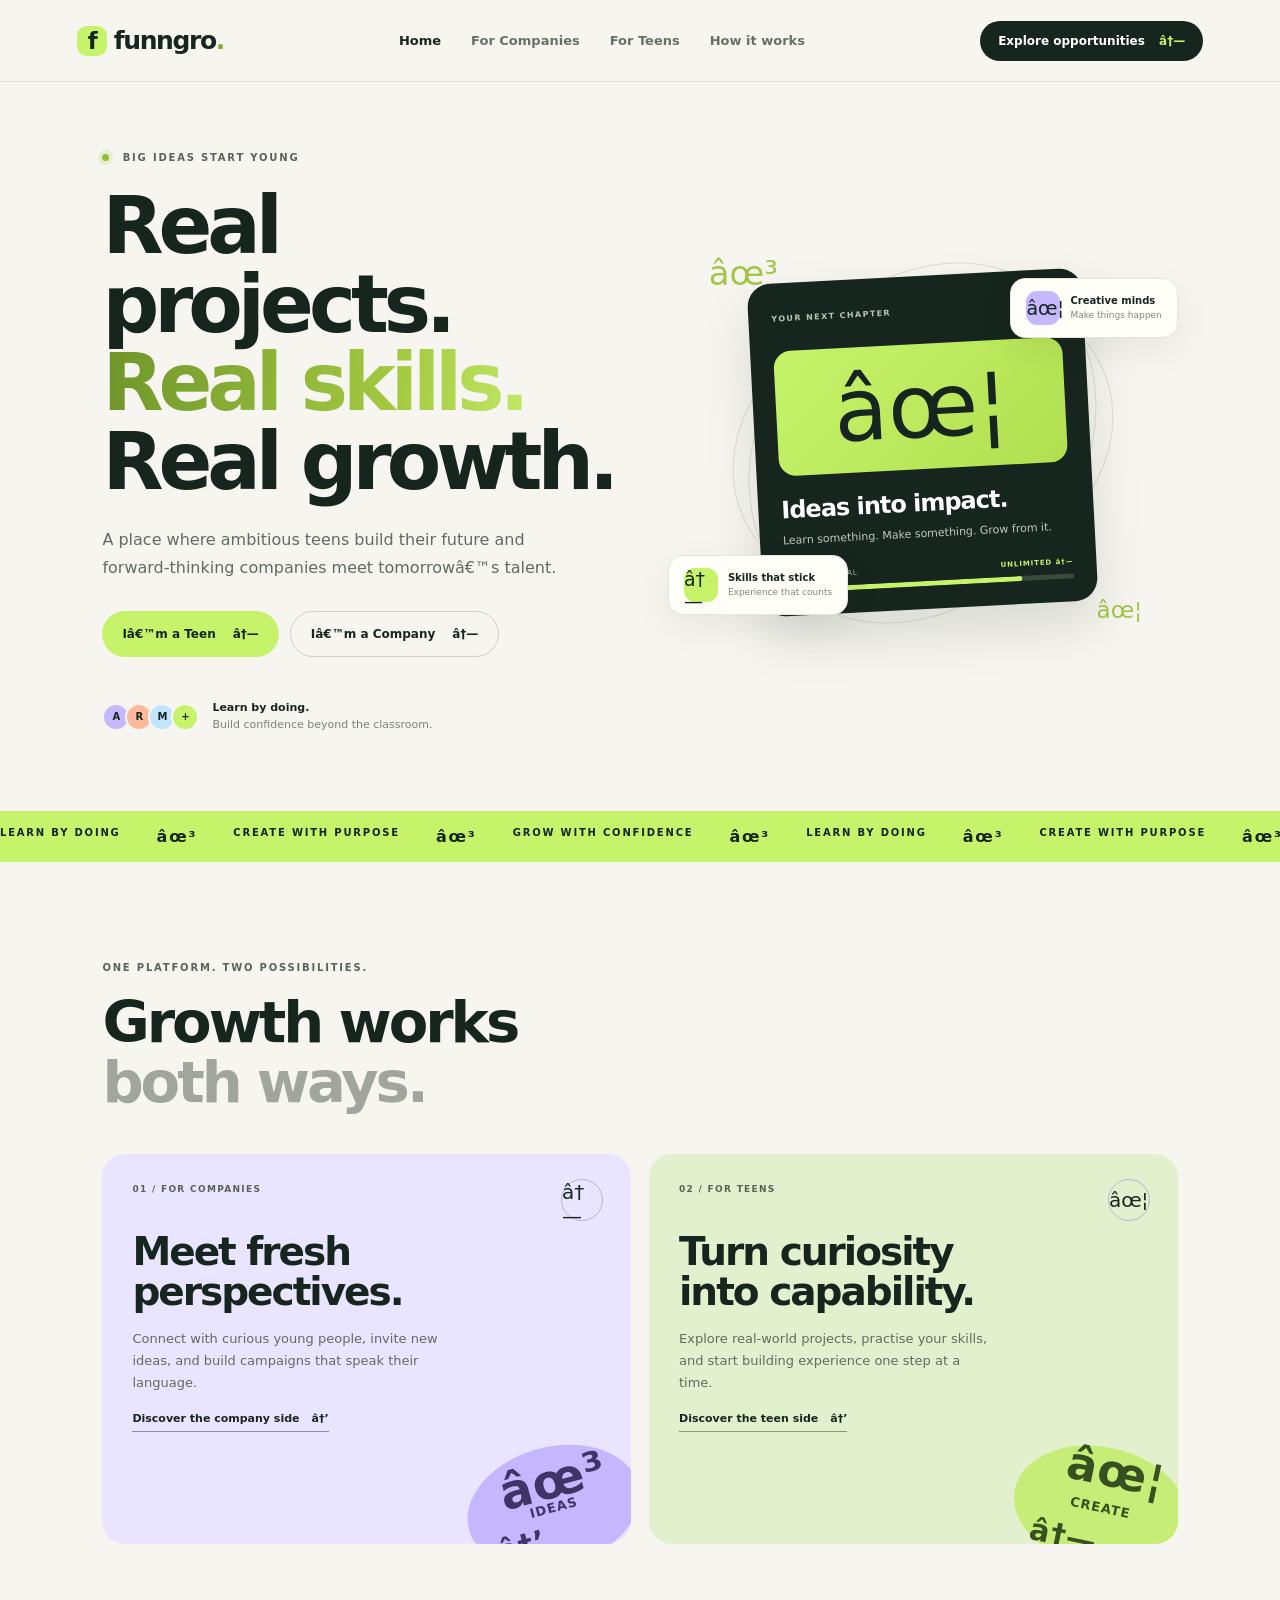
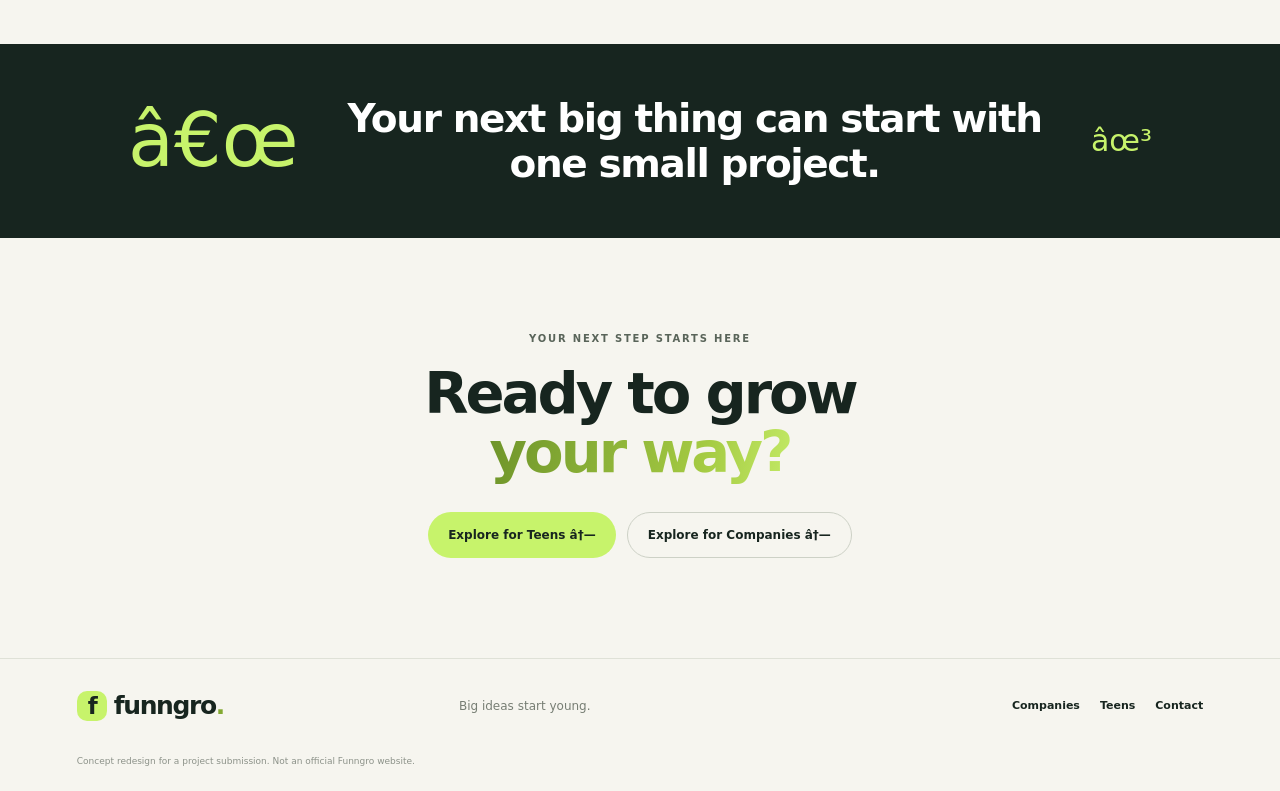
<file: index.html>
<!doctype html>
<html lang="en">
<head>
  <meta charset="utf-8lllo">
  <meta name="viewport" content="width=device-width, initial-scale=1">
  <title>Funngro | Real Projects. Real Skills. Real Growth.</title>
  <meta name="description" content="Funngro connects companies with young talent and helps teenagers build real-world skills through meaningful projects.">
  <meta name="robots" content="index,follow">
  <link rel="canonical" href="https://www.funngro.com/">
  <meta property="og:title" content="Funngro — Real Projects. Real Growth.">
  <meta property="og:description" content="A smarter way for companies to connect with young talent and for teens to gain real-world experience.">
  <meta property="og:type" content="website">
  <link rel="stylesheet" href="styles.css">
  <script defer src="script.js"></script>
</head>
<body>
<header class="site-header">
  <a class="brand" href="index.html" aria-label="Funngro home"><span class="brand-mark">f</span> funngro<span class="brand-dot">.</span></a>
  <button class="menu-toggle" aria-label="Open navigation" aria-expanded="false">☰</button>
  <nav class="nav-links" aria-label="Main navigation">
    <a class="active" href="index.html">Home</a><a href="company.html">For Companies</a><a href="teen.html">For Teens</a><a href="#how">How it works</a>
  </nav>
  <a class="nav-cta" href="teen.html">Explore opportunities <span>↗</span></a>
</header>
<main>
  <section class="hero home-hero">
    <div class="hero-copy">
      <p class="eyebrow"><span class="eyebrow-dot"></span> BIG IDEAS START YOUNG</p>
      <h1>Real projects.<br><span class="gradient-text">Real skills.</span><br>Real growth.</h1>
      <p class="hero-lead">A place where ambitious teens build their future and forward-thinking companies meet tomorrow’s talent.</p>
      <div class="hero-actions"><a class="button button-primary" href="teen.html">I’m a Teen <span>↗</span></a><a class="button button-secondary" href="company.html">I’m a Company <span>↗</span></a></div>
      <div class="hero-proof"><div class="avatar-stack"><span>A</span><span>R</span><span>M</span><span>+</span></div><p><strong>Learn by doing.</strong><br><span>Build confidence beyond the classroom.</span></p></div>
    </div>
    <div class="hero-visual" aria-label="Illustration of young people working on creative projects">
      <div class="orbit orbit-one"></div><div class="orbit orbit-two"></div>
      <div class="visual-card card-main"><div class="card-top"><span class="mini-label">YOUR NEXT CHAPTER</span><span class="spark">✳</span></div><div class="big-emoji">✦</div><h3>Ideas into impact.</h3><p>Learn something. Make something. Grow from it.</p><div class="progress-row"><span>YOUR POTENTIAL</span><strong>UNLIMITED ↗</strong></div><div class="progress"><i></i></div></div>
      <div class="floating-tag tag-top"><span class="tag-icon purple">✦</span><span><strong>Creative minds</strong><small>Make things happen</small></span></div>
      <div class="floating-tag tag-bottom"><span class="tag-icon lime">↗</span><span><strong>Skills that stick</strong><small>Experience that counts</small></span></div>
      <span class="decor-star star-a">✳</span><span class="decor-star star-b">✦</span>
    </div>
  </section>
  <section class="ticker" aria-label="Funngro values"><div>LEARN BY DOING <span>✳</span> CREATE WITH PURPOSE <span>✳</span> GROW WITH CONFIDENCE <span>✳</span> LEARN BY DOING <span>✳</span> CREATE WITH PURPOSE <span>✳</span></div></section>
  <section class="section intro-section" id="how">
    <div class="section-heading"><p class="eyebrow">ONE PLATFORM. TWO POSSIBILITIES.</p><h2>Growth works<br><span class="muted">both ways.</span></h2></div>
    <div class="path-grid">
      <article class="path-card company-path"><div class="path-number">01 / FOR COMPANIES</div><div class="path-symbol">↗</div><h3>Meet fresh<br>perspectives.</h3><p>Connect with curious young people, invite new ideas, and build campaigns that speak their language.</p><a class="text-link" href="company.html">Discover the company side <span>→</span></a><div class="path-art art-company"><span>IDEAS</span><i>✳</i><b>→</b></div></article>
      <article class="path-card teen-path"><div class="path-number">02 / FOR TEENS</div><div class="path-symbol">✦</div><h3>Turn curiosity<br>into capability.</h3><p>Explore real-world projects, practise your skills, and start building experience one step at a time.</p><a class="text-link" href="teen.html">Discover the teen side <span>→</span></a><div class="path-art art-teen"><span>CREATE</span><i>✦</i><b>↗</b></div></article>
    </div>
  </section>
  <section class="quote-band"><span class="quote-mark">“</span><p>Your next big thing can start with one small project.</p><span class="quote-spark">✳</span></section>
  <section class="section final-cta"><p class="eyebrow">YOUR NEXT STEP STARTS HERE</p><h2>Ready to grow<br><span class="gradient-text">your way?</span></h2><div class="hero-actions"><a class="button button-primary" href="teen.html">Explore for Teens ↗</a><a class="button button-secondary" href="company.html">Explore for Companies ↗</a></div></section>
</main>
<footer class="site-footer"><a class="brand" href="index.html"><span class="brand-mark">f</span> funngro<span class="brand-dot">.</span></a><p>Big ideas start young.</p><div class="footer-links"><a href="company.html">Companies</a><a href="teen.html">Teens</a><a href="https://www.funngro.com/contact" target="_blank" rel="noreferrer">Contact</a></div><small>Concept redesign for a project submission. Not an official Funngro website.</small></footer>
</body>
</html>
</file>
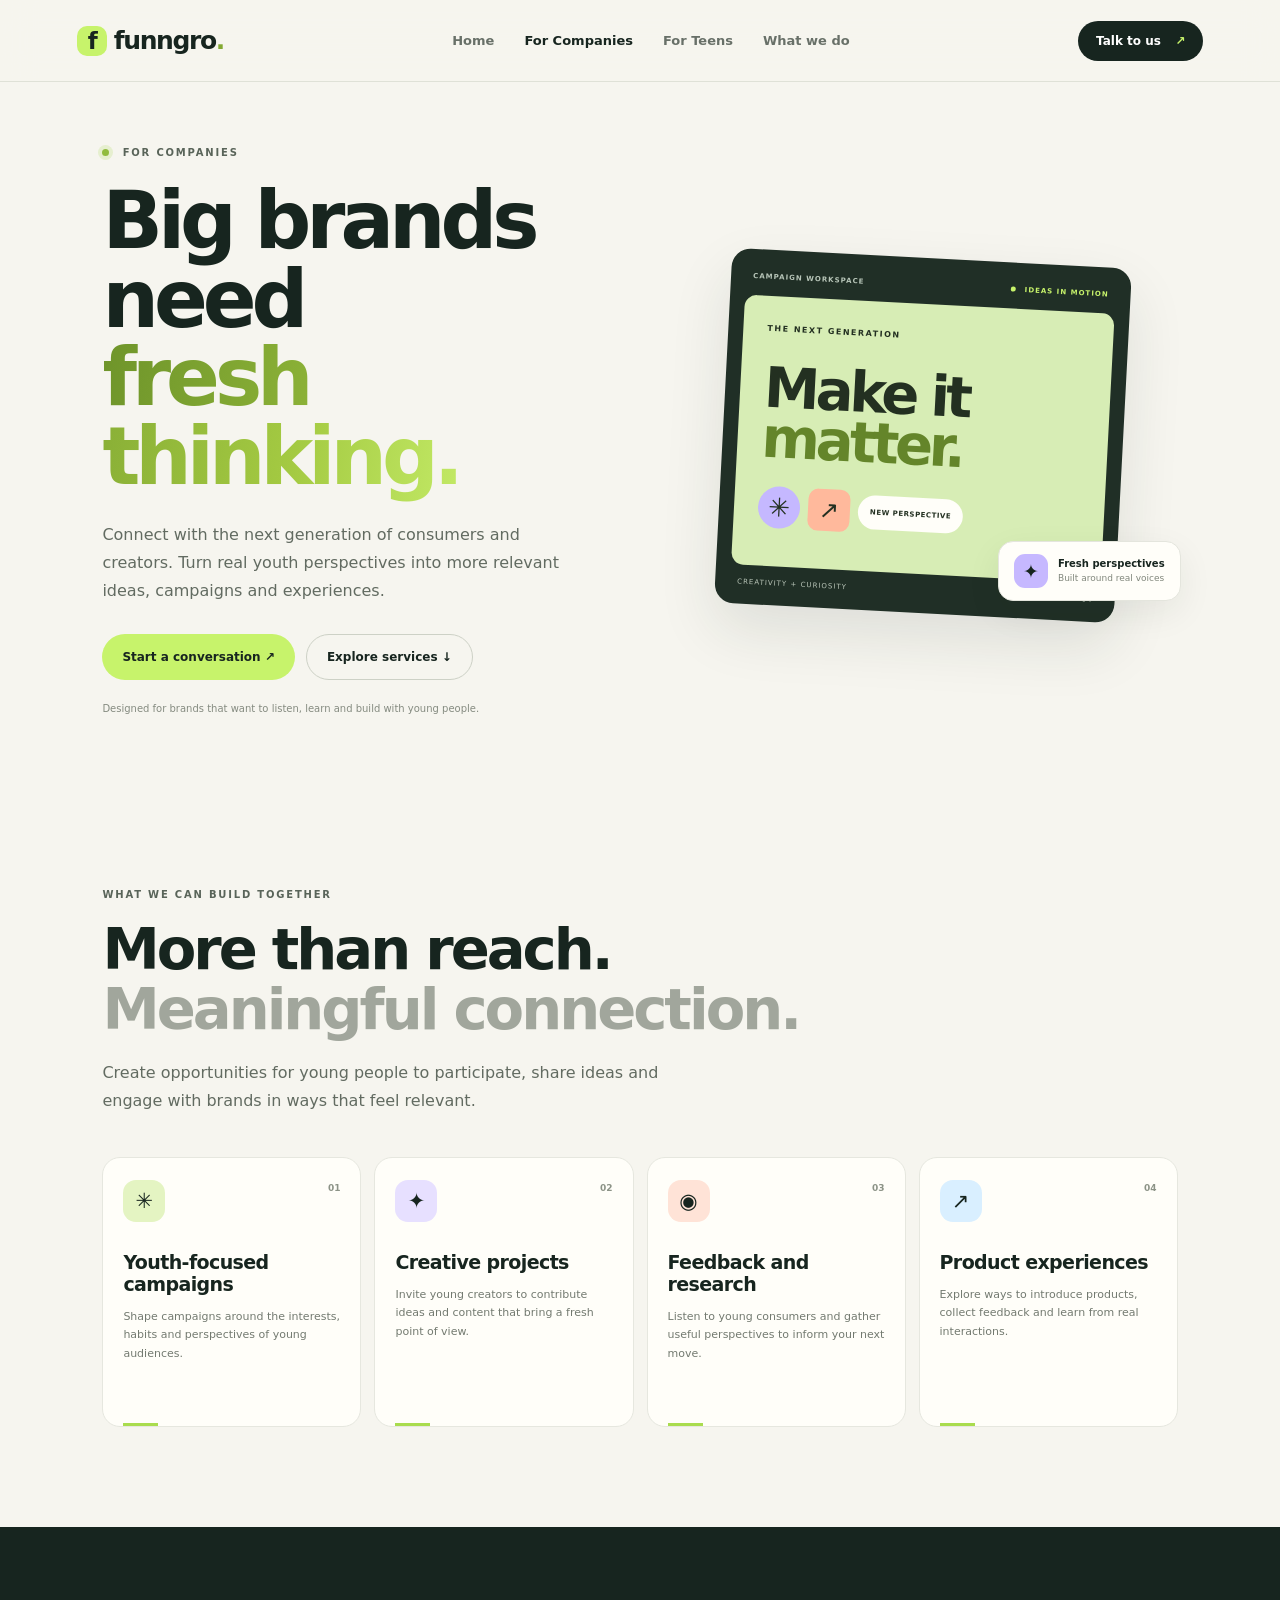
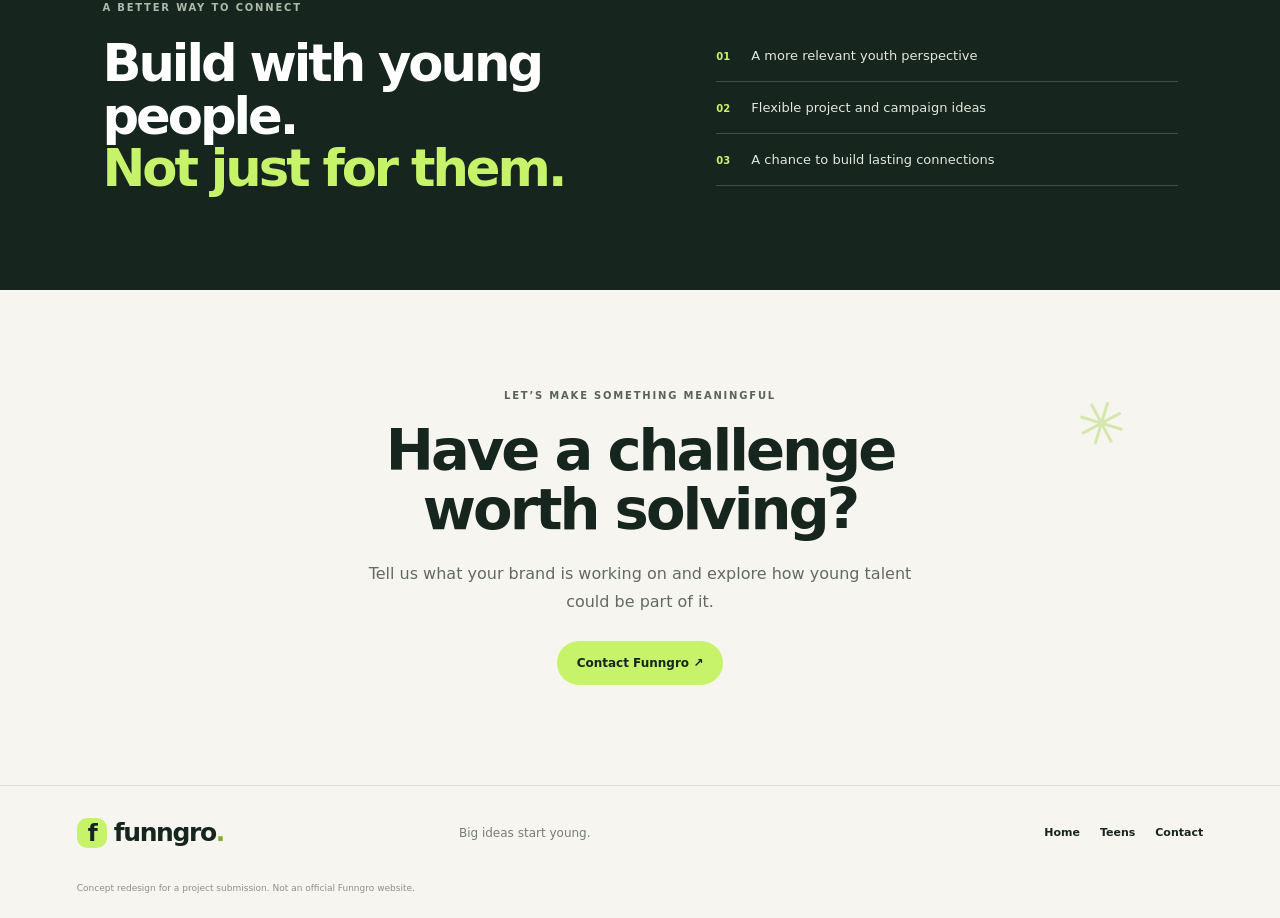
<file: company.html>
<!doctype html>
<html lang="en">
<head>
  <meta charset="utf-8"><meta name="viewport" content="width=device-width, initial-scale=1">
  <title>For Companies | Reach Young Talent with Funngro</title>
  <meta name="description" content="Connect your company with young talent through youth-focused campaigns, creative projects, product feedback and fresh perspectives with Funngro.">
  <meta name="robots" content="index,follow">
  <link rel="canonical" href="https://www.funngro.com/company">
  <meta property="og:title" content="Funngro for Companies | Fresh perspectives, real impact">
  <meta property="og:description" content="Meet young talent and create meaningful experiences with the next generation.">
  <link rel="stylesheet" href="styles.css"><script defer src="script.js"></script>
</head>
<body>
<header class="site-header"><a class="brand" href="index.html"><span class="brand-mark">f</span> funngro<span class="brand-dot">.</span></a><button class="menu-toggle" aria-label="Open navigation" aria-expanded="false">☰</button><nav class="nav-links" aria-label="Main navigation"><a href="index.html">Home</a><a class="active" href="company.html">For Companies</a><a href="teen.html">For Teens</a><a href="#services">What we do</a></nav><a class="nav-cta" href="https://www.funngro.com/contact" target="_blank" rel="noreferrer">Talk to us <span>↗</span></a></header>
<main>
<section class="hero sub-hero company-hero">
  <div class="hero-copy"><p class="eyebrow"><span class="eyebrow-dot"></span> FOR COMPANIES</p><h1>Big brands need<br><span class="gradient-text">fresh thinking.</span></h1><p class="hero-lead">Connect with the next generation of consumers and creators. Turn real youth perspectives into more relevant ideas, campaigns and experiences.</p><div class="hero-actions"><a class="button button-primary" href="https://www.funngro.com/contact" target="_blank" rel="noreferrer">Start a conversation ↗</a><a class="button button-secondary" href="#services">Explore services ↓</a></div><p class="micro-note">Designed for brands that want to listen, learn and build with young people.</p></div>
  <div class="hero-visual company-visual"><div class="company-board"><div class="board-header"><span>CAMPAIGN WORKSPACE</span><span class="board-live"><i></i> IDEAS IN MOTION</span></div><div class="board-content"><div class="board-label">THE NEXT GENERATION</div><div class="board-big">Make it<br><em>matter.</em></div><div class="board-shapes"><span class="shape-circle">✳</span><span class="shape-square">↗</span><span class="shape-pill">NEW PERSPECTIVE</span></div></div><div class="board-footer"><span>CREATIVITY + CURIOSITY</span><span>01 — 04</span></div></div><div class="floating-tag company-float"><span class="tag-icon purple">✦</span><span><strong>Fresh perspectives</strong><small>Built around real voices</small></span></div></div>
</section>
<section class="section" id="services"><div class="section-heading"><p class="eyebrow">WHAT WE CAN BUILD TOGETHER</p><h2>More than reach.<br><span class="muted">Meaningful connection.</span></h2><p class="section-lead">Create opportunities for young people to participate, share ideas and engage with brands in ways that feel relevant.</p></div>
<div class="service-grid">
<article class="service-card"><span class="service-icon lime-bg">✳</span><span class="service-index">01</span><h3>Youth-focused campaigns</h3><p>Shape campaigns around the interests, habits and perspectives of young audiences.</p><span class="service-line"></span></article>
<article class="service-card"><span class="service-icon lavender-bg">✦</span><span class="service-index">02</span><h3>Creative projects</h3><p>Invite young creators to contribute ideas and content that bring a fresh point of view.</p><span class="service-line"></span></article>
<article class="service-card"><span class="service-icon peach-bg">◉</span><span class="service-index">03</span><h3>Feedback and research</h3><p>Listen to young consumers and gather useful perspectives to inform your next move.</p><span class="service-line"></span></article>
<article class="service-card"><span class="service-icon blue-bg">↗</span><span class="service-index">04</span><h3>Product experiences</h3><p>Explore ways to introduce products, collect feedback and learn from real interactions.</p><span class="service-line"></span></article>
</div></section>
<section class="dark-feature"><div><p class="eyebrow">A BETTER WAY TO CONNECT</p><h2>Build with young people.<br><span class="lime-text">Not just for them.</span></h2></div><div class="feature-list"><p><span>01</span> A more relevant youth perspective</p><p><span>02</span> Flexible project and campaign ideas</p><p><span>03</span> A chance to build lasting connections</p></div></section>
<section class="section contact-cta"><div class="cta-orbit">✳</div><p class="eyebrow">LET’S MAKE SOMETHING MEANINGFUL</p><h2>Have a challenge<br>worth solving?</h2><p class="section-lead">Tell us what your brand is working on and explore how young talent could be part of it.</p><a class="button button-primary" href="https://www.funngro.com/contact" target="_blank" rel="noreferrer">Contact Funngro ↗</a></section>
</main>
<footer class="site-footer"><a class="brand" href="index.html"><span class="brand-mark">f</span> funngro<span class="brand-dot">.</span></a><p>Big ideas start young.</p><div class="footer-links"><a href="index.html">Home</a><a href="teen.html">Teens</a><a href="https://www.funngro.com/contact" target="_blank" rel="noreferrer">Contact</a></div><small>Concept redesign for a project submission. Not an official Funngro website.</small></footer>
</body></html>
</file>
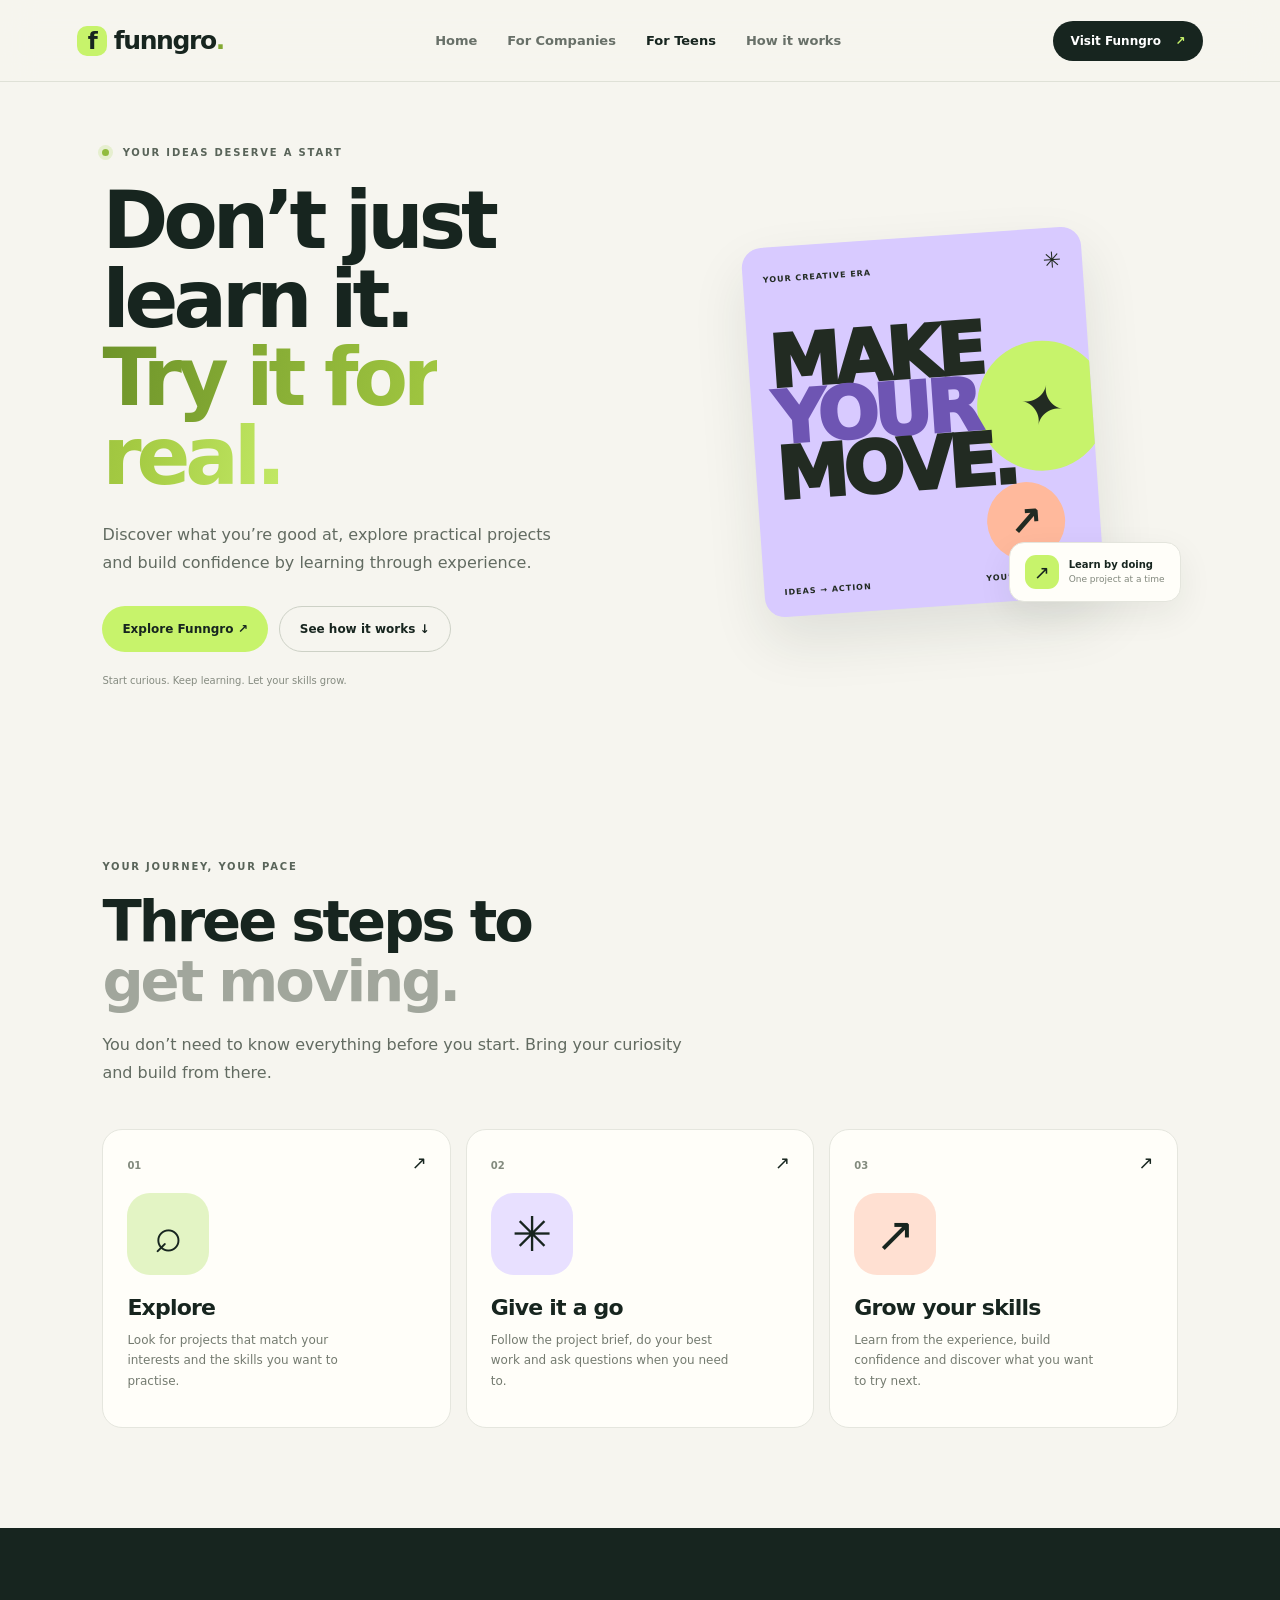
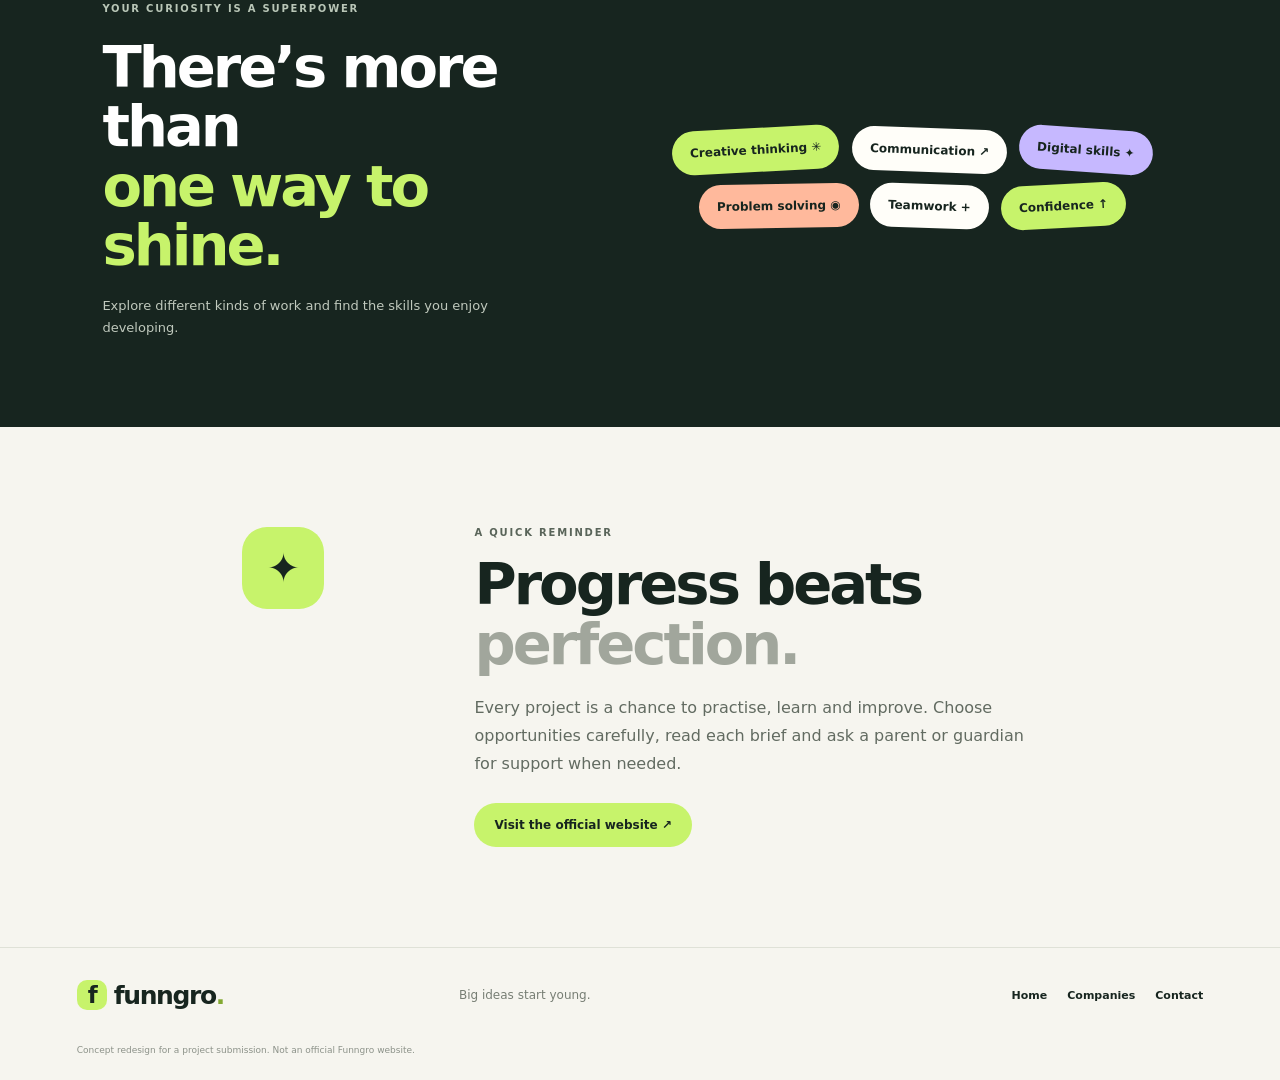
<file: teen.html>
<!doctype html>
<html lang="en">
<head>
  <meta charset="utf-8"><meta name="viewport" content="width=device-width, initial-scale=1">
  <title>For Teens | Build Skills Through Real Projects | Funngro</title>
  <meta name="description" content="Explore real-world projects, discover your strengths and build practical skills with Funngro. Start small, learn by doing and grow with confidence.">
  <meta name="robots" content="index,follow">
  <link rel="canonical" href="https://www.funngro.com/teen">
  <meta property="og:title" content="Funngro for Teens | Your ideas deserve a start">
  <meta property="og:description" content="Learn by doing and build confidence through real-world project experiences.">
  <link rel="stylesheet" href="styles.css"><script defer src="script.js"></script>
</head>
<body>
<header class="site-header"><a class="brand" href="index.html"><span class="brand-mark">f</span> funngro<span class="brand-dot">.</span></a><button class="menu-toggle" aria-label="Open navigation" aria-expanded="false">☰</button><nav class="nav-links" aria-label="Main navigation"><a href="index.html">Home</a><a href="company.html">For Companies</a><a class="active" href="teen.html">For Teens</a><a href="#steps">How it works</a></nav><a class="nav-cta" href="https://www.funngro.com/" target="_blank" rel="noreferrer">Visit Funngro <span>↗</span></a></header>
<main>
<section class="hero sub-hero teen-hero">
  <div class="hero-copy"><p class="eyebrow"><span class="eyebrow-dot"></span> YOUR IDEAS DESERVE A START</p><h1>Don’t just learn it.<br><span class="gradient-text">Try it for real.</span></h1><p class="hero-lead">Discover what you’re good at, explore practical projects and build confidence by learning through experience.</p><div class="hero-actions"><a class="button button-primary" href="https://www.funngro.com/" target="_blank" rel="noreferrer">Explore Funngro ↗</a><a class="button button-secondary" href="#steps">See how it works ↓</a></div><p class="micro-note">Start curious. Keep learning. Let your skills grow.</p></div>
  <div class="hero-visual teen-visual"><div class="teen-poster"><div class="poster-top"><span>YOUR CREATIVE ERA</span><span>✳</span></div><div class="poster-title">MAKE<br><span>YOUR</span><br>MOVE.</div><div class="poster-blob blob-one">✦</div><div class="poster-blob blob-two">↗</div><div class="poster-bottom"><span>IDEAS → ACTION</span><span>YOU’VE GOT THIS.</span></div></div><div class="floating-tag teen-float"><span class="tag-icon lime">↗</span><span><strong>Learn by doing</strong><small>One project at a time</small></span></div></div>
</section>
<section class="section" id="steps"><div class="section-heading"><p class="eyebrow">YOUR JOURNEY, YOUR PACE</p><h2>Three steps to<br><span class="muted">get moving.</span></h2><p class="section-lead">You don’t need to know everything before you start. Bring your curiosity and build from there.</p></div>
<div class="steps-grid"><article class="step-card"><span class="step-count">01</span><div class="step-illustration step-search">⌕</div><h3>Explore</h3><p>Look for projects that match your interests and the skills you want to practise.</p><span class="step-arrow">↗</span></article><article class="step-card"><span class="step-count">02</span><div class="step-illustration step-build">✳</div><h3>Give it a go</h3><p>Follow the project brief, do your best work and ask questions when you need to.</p><span class="step-arrow">↗</span></article><article class="step-card"><span class="step-count">03</span><div class="step-illustration step-grow">↗</div><h3>Grow your skills</h3><p>Learn from the experience, build confidence and discover what you want to try next.</p><span class="step-arrow">↗</span></article></div></section>
<section class="skills-section"><div class="skills-copy"><p class="eyebrow">YOUR CURIOSITY IS A SUPERPOWER</p><h2>There’s more than<br><span class="lime-text">one way to shine.</span></h2><p>Explore different kinds of work and find the skills you enjoy developing.</p></div><div class="skill-cloud"><span class="skill skill-lime">Creative thinking ✳</span><span class="skill skill-white">Communication ↗</span><span class="skill skill-lavender">Digital skills ✦</span><span class="skill skill-peach">Problem solving ◉</span><span class="skill skill-white">Teamwork +</span><span class="skill skill-lime">Confidence ↑</span></div></section>
<section class="section teen-note"><div class="note-icon">✦</div><div><p class="eyebrow">A QUICK REMINDER</p><h2>Progress beats<br><span class="muted">perfection.</span></h2><p class="section-lead">Every project is a chance to practise, learn and improve. Choose opportunities carefully, read each brief and ask a parent or guardian for support when needed.</p><a class="button button-primary" href="https://www.funngro.com/" target="_blank" rel="noreferrer">Visit the official website ↗</a></div></section>
</main>
<footer class="site-footer"><a class="brand" href="index.html"><span class="brand-mark">f</span> funngro<span class="brand-dot">.</span></a><p>Big ideas start young.</p><div class="footer-links"><a href="index.html">Home</a><a href="company.html">Companies</a><a href="https://www.funngro.com/contact" target="_blank" rel="noreferrer">Contact</a></div><small>Concept redesign for a project submission. Not an official Funngro website.</small></footer>
</body></html>
</file>
<file: styles.css>
:root{--ink:#17251f;--paper:#f6f5ef;--green:#c7f36b;--green-dark:#a9dc4e;--purple:#c6b8ff;--peach:#ffb99c;--blue:#c1e5ff;--muted:#737a72;--line:#dfe1d7;--white:#fffef9}*{box-sizing:border-box}html{scroll-behavior:smooth}body{margin:0;background:var(--paper);color:var(--ink);font-family:Inter,ui-sans-serif,system-ui,-apple-system,BlinkMacSystemFont,"Segoe UI",sans-serif}a{color:inherit;text-decoration:none}.site-header{height:82px;padding:0 clamp(20px,6vw,90px);display:flex;align-items:center;gap:35px;border-bottom:1px solid var(--line);background:rgba(246,245,239,.94);position:sticky;top:0;z-index:10;backdrop-filter:blur(16px)}.brand{font-size:25px;font-weight:850;letter-spacing:-1.4px;display:flex;align-items:center;gap:7px;white-space:nowrap}.brand-mark{display:inline-grid;place-items:center;width:30px;height:30px;background:var(--green);border-radius:10px;font-size:23px;font-weight:900;letter-spacing:-2px}.brand-dot{color:#83a932;margin-left:-7px}.nav-links{display:flex;align-items:center;justify-content:center;gap:30px;margin:auto;font-size:13px;font-weight:650}.nav-links a{color:#687068;transition:color .2s}.nav-links a:hover,.nav-links a.active{color:var(--ink)}.nav-cta{background:var(--ink);color:white;border-radius:100px;padding:13px 18px;font-size:12px;font-weight:700;white-space:nowrap}.nav-cta span{color:var(--green);margin-left:10px}.menu-toggle{display:none;border:0;background:transparent;font-size:24px;color:var(--ink)}.hero{padding:70px clamp(20px,8vw,125px) 78px;display:grid;grid-template-columns:1.02fr .98fr;align-items:center;gap:35px;min-height:600px;overflow:hidden}.hero-copy{max-width:600px;position:relative;z-index:1}.eyebrow{font-size:10px;letter-spacing:1.8px;font-weight:850;margin:0 0 24px;color:#596459}.eyebrow-dot{display:inline-block;width:7px;height:7px;background:#91bc3e;border-radius:50%;margin-right:8px;box-shadow:0 0 0 4px #e6efcf}h1,h2,h3,p{margin-top:0}h1{font-size:clamp(48px,6.2vw,82px);letter-spacing:-5px;line-height:.99;margin-bottom:25px;font-weight:850}h2{font-size:clamp(37px,4.5vw,59px);letter-spacing:-3px;line-height:1.03;margin-bottom:20px}.gradient-text{background:linear-gradient(100deg,#6e942a,#a4ca42 70%,#c2e965);-webkit-background-clip:text;background-clip:text;color:transparent}.muted{color:#a1a69c}.hero-lead,.section-lead{font-size:16px;line-height:1.75;color:#626b61;max-width:480px}.hero-actions{display:flex;gap:11px;flex-wrap:wrap;margin-top:29px}.button{display:inline-flex;align-items:center;justify-content:center;gap:17px;padding:15px 20px;border-radius:100px;font-size:12px;font-weight:800;transition:transform .2s,box-shadow .2s}.button:hover{transform:translateY(-3px);box-shadow:0 10px 22px #18251f16}.button-primary{background:var(--green);color:var(--ink)}.button-secondary{border:1px solid #cdd1c6;background:transparent}.hero-proof{display:flex;align-items:center;gap:13px;margin-top:43px}.avatar-stack{display:flex;padding-left:5px}.avatar-stack span{width:28px;height:28px;display:grid;place-items:center;border:2px solid var(--paper);border-radius:50%;background:var(--purple);margin-left:-5px;font-size:10px;font-weight:800}.avatar-stack span:nth-child(2){background:var(--peach)}.avatar-stack span:nth-child(3){background:var(--blue)}.avatar-stack span:nth-child(4){background:var(--green)}.hero-proof p{font-size:11px;line-height:1.5;margin:0}.hero-proof p span{color:#7c8379}.hero-visual{position:relative;min-height:430px;display:grid;place-items:center}.orbit{position:absolute;border:1px solid #d9dfca;border-radius:50%;transform:rotate(-20deg)}.orbit-one{width:390px;height:300px}.orbit-two{width:315px;height:390px;transform:rotate(40deg)}.visual-card{position:relative;z-index:1;width:min(335px,75%);padding:23px;border-radius:23px;background:var(--ink);color:white;box-shadow:0 24px 50px #1b2b1d20;transform:rotate(-3deg)}.card-top,.board-header,.board-footer,.poster-top,.poster-bottom{display:flex;align-items:center;justify-content:space-between}.mini-label{font-size:8px;letter-spacing:1.4px;color:#b9c4b4;font-weight:800}.spark{color:var(--green);font-size:22px}.big-emoji{height:125px;display:grid;place-items:center;margin:20px 0;background:linear-gradient(135deg,#c7f36b,#b2df50);border-radius:17px;color:var(--ink);font-size:88px;line-height:1}.visual-card h3{font-size:24px;letter-spacing:-1px;margin-bottom:8px}.visual-card p{font-size:11px;line-height:1.6;color:#c0c9bd}.progress-row{display:flex;justify-content:space-between;margin-top:22px;font-size:7px;letter-spacing:.9px;color:#b7c1b4}.progress-row strong{color:var(--green)}.progress{height:5px;border-radius:8px;background:#3c4a3d;margin-top:8px;overflow:hidden}.progress i{display:block;width:82%;height:100%;background:var(--green);border-radius:8px}.floating-tag{position:absolute;z-index:2;display:flex;align-items:center;gap:10px;padding:12px 15px;border:1px solid #e4e5dd;background:#fffef9;border-radius:15px;box-shadow:0 12px 35px #18251f12}.floating-tag strong,.floating-tag small{display:block}.floating-tag strong{font-size:10px}.floating-tag small{font-size:9px;color:#81877c;margin-top:4px}.tag-icon{display:grid;place-items:center;width:34px;height:34px;border-radius:11px;font-size:19px}.purple{background:var(--purple)}.lime{background:var(--green)}.tag-top{top:50px;right:0}.tag-bottom{bottom:43px;left:0}.decor-star{position:absolute;color:#a2c64a}.star-a{top:25px;left:8%;font-size:34px}.star-b{right:7%;bottom:35px;font-size:23px}.ticker{overflow:hidden;background:var(--green);padding:16px 0;white-space:nowrap;font-size:10px;font-weight:900;letter-spacing:1.8px}.ticker div{display:flex;justify-content:space-around;gap:36px}.ticker span{font-size:16px}.section{padding:100px clamp(20px,8vw,125px)}.section-heading{max-width:760px;margin-bottom:42px}.section-heading .eyebrow{margin-bottom:20px}.section-lead{max-width:580px;margin-bottom:0}.path-grid{display:grid;grid-template-columns:1fr 1fr;gap:18px}.path-card{position:relative;min-height:390px;padding:30px;border-radius:23px;overflow:hidden}.company-path{background:#e9e4ff}.teen-path{background:#e3f0ce}.path-number{font-size:9px;letter-spacing:1.3px;font-weight:850;color:#596155}.path-symbol{position:absolute;right:28px;top:25px;width:42px;height:42px;border:1px solid #b9b4d2;border-radius:50%;display:grid;place-items:center;font-size:20px}.path-card h3{font-size:39px;letter-spacing:-2px;line-height:1.04;margin:38px 0 15px}.path-card p{font-size:13px;line-height:1.7;color:#646a60;max-width:310px}.text-link{display:inline-flex;gap:12px;align-items:center;font-size:11px;font-weight:850;border-bottom:1px solid #8d9484;padding-bottom:6px;margin-top:5px;position:relative;z-index:2}.path-art{position:absolute;right:-10px;bottom:-23px;width:175px;height:120px;border-radius:50%;display:grid;place-items:center;transform:rotate(-15deg);font-size:13px;font-weight:900;letter-spacing:1px}.art-company{background:#c4b6ff;color:#403467}.art-company i{position:absolute;right:27px;top:6px;font-size:48px;font-style:normal}.art-company b{position:absolute;left:22px;bottom:13px;font-size:30px}.art-teen{background:#c6ed77;color:#385020;transform:rotate(12deg)}.art-teen i{position:absolute;right:30px;top:-4px;font-size:45px;font-style:normal}.art-teen b{position:absolute;left:23px;bottom:7px;font-size:30px}.quote-band{background:var(--ink);color:white;padding:52px clamp(20px,10vw,150px);display:flex;align-items:center;justify-content:center;gap:26px}.quote-band p{font-size:clamp(23px,3.2vw,39px);font-weight:750;letter-spacing:-1.4px;margin:0;text-align:center}.quote-mark{font-size:75px;line-height:.5;color:var(--green)}.quote-spark{font-size:30px;color:var(--green)}.final-cta{text-align:center;padding-top:95px;padding-bottom:100px}.final-cta .eyebrow{margin-bottom:20px}.final-cta h2{margin-bottom:28px}.final-cta .hero-actions{justify-content:center}.site-footer{padding:32px clamp(20px,6vw,90px) 25px;border-top:1px solid var(--line);display:grid;grid-template-columns:1fr 1fr 1fr;align-items:center;gap:20px}.site-footer p{margin:0;color:#777e74;font-size:12px}.footer-links{display:flex;gap:20px;justify-content:flex-end;font-size:11px;font-weight:700}.site-footer small{grid-column:1/-1;color:#8c9289;font-size:9px;margin-top:15px}.sub-hero{min-height:550px;padding-top:65px;padding-bottom:65px}.micro-note{font-size:10px;color:#858b80;margin-top:23px}.company-hero{background:#f6f5ef}.company-visual{min-height:410px}.company-board{width:min(400px,88%);background:#202f26;border-radius:19px;padding:15px;color:#fff;transform:rotate(3deg);box-shadow:0 25px 60px #1c2c201c}.board-header{padding:8px 7px 15px;font-size:7px;letter-spacing:1px;color:#b7c5b8;font-weight:800}.board-live{color:var(--green)}.board-live i{display:inline-block;width:5px;height:5px;border-radius:50%;background:var(--green);margin-right:5px}.board-content{position:relative;background:#d7edb5;border-radius:12px;padding:28px 24px 20px;color:#233021;min-height:270px;overflow:hidden}.board-label{font-size:8px;letter-spacing:1.5px;font-weight:900}.board-big{font-size:56px;letter-spacing:-4px;line-height:.9;font-weight:900;margin-top:30px;position:relative;z-index:1}.board-big em{font-style:normal;color:#64852a}.board-shapes{display:flex;align-items:center;gap:8px;margin-top:22px}.shape-circle{display:grid;place-items:center;width:42px;height:42px;border-radius:50%;background:#c5b8ff;font-size:26px}.shape-square{display:grid;place-items:center;width:42px;height:42px;background:#ffb99c;border-radius:10px;font-size:24px}.shape-pill{background:#fffef9;border-radius:50px;padding:13px 12px;font-size:7px;font-weight:900;letter-spacing:.5px}.board-footer{font-size:7px;letter-spacing:1px;color:#bac6b9;padding:13px 7px 3px}.company-float{right:-3px;bottom:40px}.service-grid{display:grid;grid-template-columns:repeat(4,1fr);gap:13px}.service-card{background:#fffef9;border:1px solid #e6e7df;border-radius:18px;padding:22px 20px 25px;min-height:270px;position:relative;overflow:hidden}.service-icon{width:42px;height:42px;border-radius:13px;display:grid;place-items:center;font-size:21px;margin-bottom:30px}.lime-bg{background:#e4f4c2}.lavender-bg{background:#e7e0ff}.peach-bg{background:#ffe3d7}.blue-bg{background:#d9efff}.service-index{position:absolute;right:20px;top:25px;font-size:9px;color:#8c9387;font-weight:800}.service-card h3{font-size:19px;letter-spacing:-.6px;line-height:1.15;margin-bottom:12px}.service-card p{font-size:11px;line-height:1.7;color:#737a70}.service-line{display:block;height:3px;width:35px;background:var(--green-dark);position:absolute;bottom:0;left:20px}.dark-feature{background:var(--ink);color:white;padding:75px clamp(20px,8vw,125px);display:grid;grid-template-columns:1.1fr .9fr;gap:50px;align-items:center}.dark-feature .eyebrow{color:#aebaa9}.dark-feature h2{font-size:clamp(34px,4vw,53px)}.lime-text{color:var(--green)}.feature-list p{border-bottom:1px solid #405044;padding:18px 0;margin:0;font-size:13px;color:#e1e8dd}.feature-list span{color:var(--green);font-size:10px;margin-right:17px;font-weight:900}.contact-cta{position:relative;text-align:center;overflow:hidden}.contact-cta .section-lead{margin:0 auto 25px}.contact-cta .eyebrow{margin-bottom:20px}.contact-cta h2{margin-bottom:20px}.cta-orbit{position:absolute;right:12%;top:20%;font-size:60px;color:#d5e7ad;transform:rotate(17deg)}.teen-hero{background:#f6f5ef}.teen-visual{min-height:420px}.teen-poster{position:relative;width:min(340px,80%);min-height:370px;background:#d8caff;border-radius:20px;padding:20px;color:#222b22;transform:rotate(-4deg);box-shadow:0 25px 55px #202b241b;overflow:hidden}.poster-top,.poster-bottom{font-size:8px;font-weight:900;letter-spacing:1px;position:relative;z-index:2}.poster-top span:last-child{font-size:22px}.poster-title{font-size:72px;line-height:.78;letter-spacing:-5px;font-weight:950;margin-top:43px;position:relative;z-index:2}.poster-title span{color:#6e55b3}.poster-blob{position:absolute;border-radius:50%;display:grid;place-items:center;font-size:54px;font-weight:900}.blob-one{width:130px;height:130px;background:var(--green);right:-15px;top:112px;transform:rotate(15deg)}.blob-two{width:78px;height:78px;background:var(--peach);right:35px;bottom:40px;font-size:40px}.poster-bottom{position:absolute;left:20px;right:20px;bottom:20px}.teen-float{right:-3px;bottom:30px}.steps-grid{display:grid;grid-template-columns:repeat(3,1fr);gap:15px}.step-card{position:relative;background:#fffef9;border:1px solid #e5e6de;border-radius:20px;padding:24px;min-height:270px}.step-count{font-size:10px;font-weight:900;color:#838b7e}.step-illustration{height:82px;width:82px;border-radius:23px;display:grid;place-items:center;font-size:48px;margin:20px 0}.step-search{background:#e3f4c4}.step-build{background:#e8e0ff}.step-grow{background:#ffe0d2}.step-card h3{font-size:22px;letter-spacing:-.8px;margin-bottom:10px}.step-card p{font-size:12px;line-height:1.7;color:#747b70;max-width:240px}.step-arrow{position:absolute;right:23px;top:22px;font-size:18px}.skills-section{background:var(--ink);color:white;padding:75px clamp(20px,8vw,125px);display:grid;grid-template-columns:1fr 1fr;gap:45px;align-items:center}.skills-copy .eyebrow{color:#b9c6b7}.skills-copy p:last-child{color:#c0c9bd;max-width:390px;font-size:13px;line-height:1.7}.skill-cloud{display:flex;align-items:center;justify-content:center;flex-wrap:wrap;gap:12px;max-width:500px}.skill{padding:15px 18px;border-radius:100px;font-size:12px;font-weight:800;transform:rotate(-3deg)}.skill-lime{background:var(--green);color:var(--ink)}.skill-white{background:#fffef9;color:var(--ink);transform:rotate(2deg)}.skill-lavender{background:var(--purple);color:var(--ink);transform:rotate(4deg)}.skill-peach{background:var(--peach);color:var(--ink);transform:rotate(-1deg)}.teen-note{display:grid;grid-template-columns:.35fr 1fr;gap:35px;align-items:start;max-width:1000px;margin:auto}.note-icon{display:grid;place-items:center;width:82px;height:82px;border-radius:25px;background:var(--green);font-size:40px}.teen-note .section-lead{margin-bottom:25px}.teen-note .eyebrow{margin-bottom:17px}@media(max-width:950px){.site-header{gap:18px}.nav-links{gap:16px}.hero{padding-left:6vw;padding-right:6vw}.service-grid{grid-template-columns:repeat(2,1fr)}.hero-visual{min-height:370px}.tag-top{right:-5px}.tag-bottom{left:-5px}}@media(max-width:700px){.site-header{height:70px;padding:0 20px;justify-content:space-between}.menu-toggle{display:block;order:3}.nav-cta{display:none}.nav-links{display:none;position:absolute;left:0;right:0;top:69px;background:var(--paper);padding:20px;flex-direction:column;align-items:flex-start;border-bottom:1px solid var(--line);gap:20px}.nav-links.open{display:flex}.hero,.sub-hero{grid-template-columns:1fr;padding:55px 22px 45px;gap:12px}.hero-copy{max-width:none}h1{font-size:clamp(49px,13vw,72px);letter-spacing:-3.5px}.hero-lead{font-size:14px}.hero-visual{min-height:350px}.visual-card{width:290px}.tag-top{right:0;top:20px}.tag-bottom{left:0;bottom:12px}.section{padding:70px 22px}.path-grid,.dark-feature,.skills-section{grid-template-columns:1fr}.path-card{min-height:370px}.path-card h3{font-size:35px}.quote-band{padding:38px 20px;gap:12px}.quote-mark{font-size:45px}.quote-spark{font-size:20px}.service-grid{grid-template-columns:1fr 1fr;gap:10px}.service-card{padding:17px 15px;min-height:260px}.service-card h3{font-size:17px}.service-card p{font-size:10px}.service-index{right:14px;top:20px}.service-icon{margin-bottom:23px}.dark-feature{padding:60px 22px;gap:22px}.steps-grid{grid-template-columns:1fr}.step-card{min-height:230px}.step-illustration{height:68px;width:68px;font-size:38px;margin:15px 0}.skills-section{padding:60px 22px;gap:25px}.skill-cloud{justify-content:flex-start}.teen-note{grid-template-columns:1fr;gap:20px}.site-footer{grid-template-columns:1fr 1fr;gap:15px}.site-footer p{display:none}.footer-links{gap:12px}.site-footer small{margin-top:10px}.company-board{width:92%}.company-float,.teen-float{right:-3px}.cta-orbit{right:3%;top:10%;font-size:38px}.final-cta{padding-top:70px;padding-bottom:70px}}@media(max-width:390px){.service-grid{grid-template-columns:1fr}.service-card{min-height:220px}.hero-actions .button{width:100%}.poster-title{font-size:63px}.floating-tag{padding:9px 11px}.floating-tag strong{font-size:9px}.floating-tag small{font-size:8px}}
</file>
